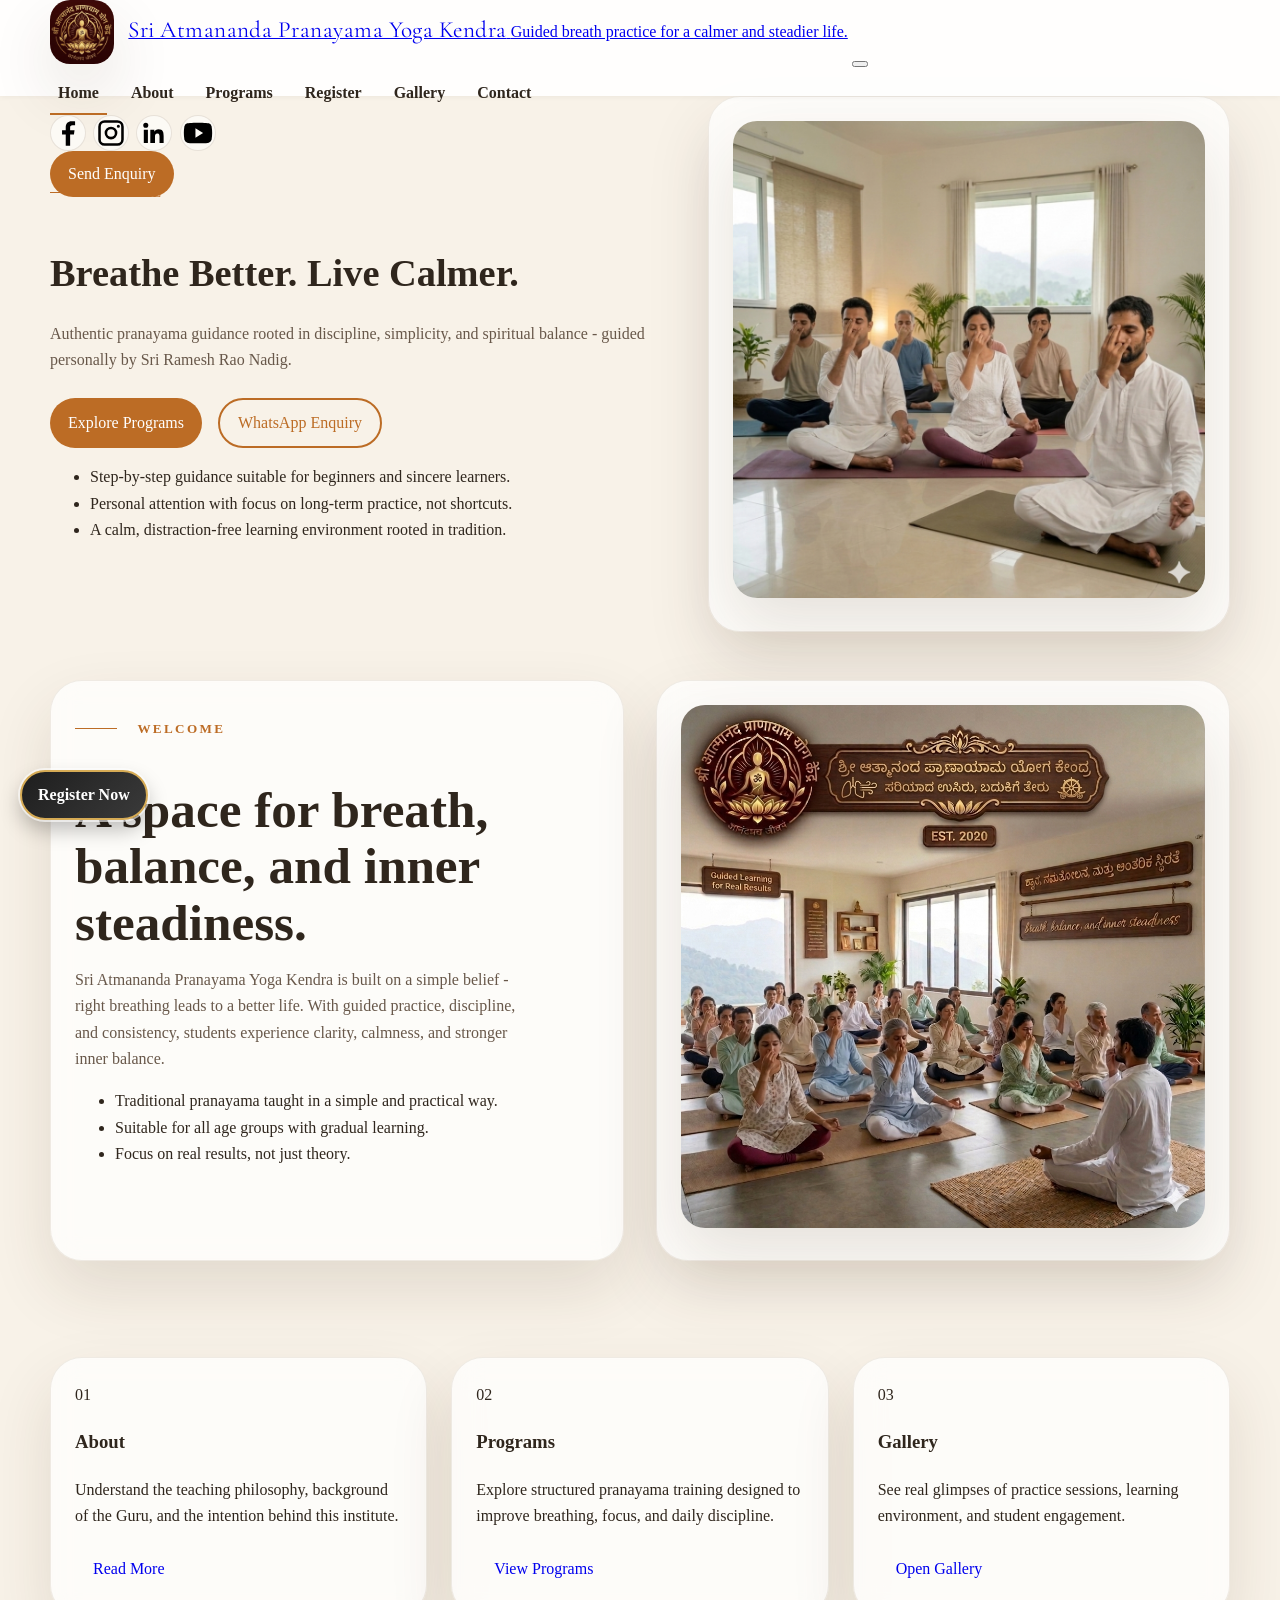
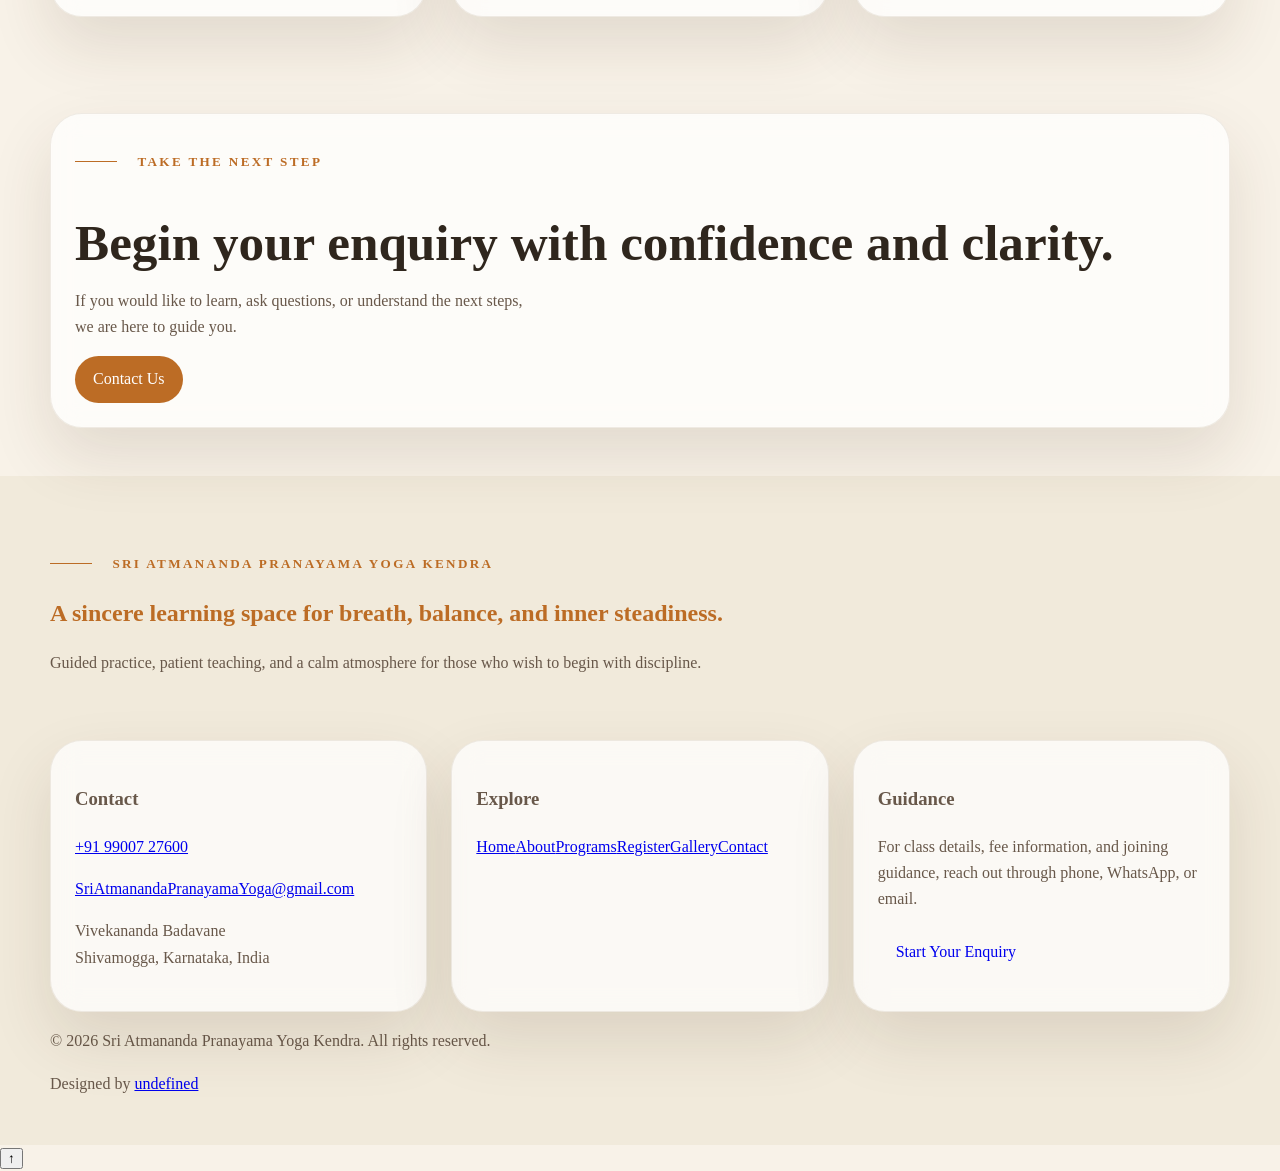
<file: index.html>
﻿<!DOCTYPE html>
<html lang="en">
  <head>
    <meta charset="UTF-8" />
    <meta name="viewport" content="width=device-width, initial-scale=1.0" />
    <title>Sri Atmananda Pranayama Yoga Kendra | Home</title>
    <meta
      name="description"
      content="Authentic pranayama guidance with personal support from Sri Ramesh Rao Nadig for a calmer and steadier life."
    />
    <link rel="icon" href="assets/images/favicon.png" />
    <meta property="og:title" content="Sri Atmananda Pranayama Yoga Kendra" />
    <meta
      property="og:description"
      content="Authentic pranayama guidance rooted in discipline and spiritual balance."
    />
    <meta property="og:image" content="https://sapyk.github.io/site/assets/images/hero-sanctuary.png" />
    <meta property="og:url" content="https://sapyk.github.io/site/" />
    <meta property="og:type" content="website" />
    <meta name="twitter:card" content="summary_large_image" />
    <link rel="preconnect" href="https://fonts.googleapis.com" />
    <link rel="preconnect" href="https://fonts.gstatic.com" crossorigin />
    <link
      href="https://fonts.googleapis.com/css2?family=Cormorant+Garamond:wght@500;600;700&family=Manrope:wght@400;500;600;700;800&display=swap"
      rel="stylesheet"
    />
    <link rel="stylesheet" href="css/main.css" />
    <script src="config.js" defer></script>
    <script src="header.js" defer></script>
    <script src="footer.js" defer></script>
    <script src="js/main.js" defer></script>
  </head>
  <body data-page="home">
    <a class="skip-link" href="#main-content">Skip to main content</a>
    <div data-site-header></div>

    <main id="main-content">
      <section class="container hero-shell">
        <article class="hero-panel" data-reveal>
          <p class="section-kicker">Home</p>
          <h1 class="hero-title">Breathe Better. Live Calmer.</h1>
          <p class="hero-copy">
            Authentic pranayama guidance rooted in discipline, simplicity, and spiritual balance - guided personally by
            Sri Ramesh Rao Nadig.
          </p>
          <div class="hero-actions">
            <a class="button button--solid" href="programs.html">Explore Programs</a>
            <a class="button button--outline" data-config-whatsapp target="_blank" rel="noreferrer" href="#">
              WhatsApp Enquiry
            </a>
          </div>
          <ul class="hero-highlights">
            <li>Step-by-step guidance suitable for beginners and sincere learners.</li>
            <li>Personal attention with focus on long-term practice, not shortcuts.</li>
            <li>A calm, distraction-free learning environment rooted in tradition.</li>
          </ul>
        </article>

        <article class="hero-image-card glass-card" data-reveal>
          <img
            data-config-image="images.hero"
            src=""
            alt="Sri Atmananda Pranayama Yoga Kendra home hero image"
            width="900"
            height="1100"
          />
        </article>
      </section>

      <section class="section-block">
        <div class="container split-panel">
          <article class="story-card" data-reveal>
            <p class="section-kicker">Welcome</p>
            <h2 class="section-title">A space for breath, balance, and inner steadiness.</h2>
            <p class="section-copy">
              Sri Atmananda Pranayama Yoga Kendra is built on a simple belief - right breathing leads to a better life.
              With guided practice, discipline, and consistency, students experience clarity, calmness, and stronger
              inner balance.
            </p>
            <ul class="bullet-list">
              <li>Traditional pranayama taught in a simple and practical way.</li>
              <li>Suitable for all age groups with gradual learning.</li>
              <li>Focus on real results, not just theory.</li>
            </ul>
          </article>
          <article class="media-frame glass-card" data-reveal>
            <img
              data-config-image="images.story"
              src=""
              alt="A calm learning space for pranayama practice"
              width="900"
              height="700"
            />
          </article>
        </div>
      </section>

      <section class="section-block">
        <div class="container">
          <div class="cards-grid">
            <article class="content-card" data-reveal>
              <div class="card-icon">01</div>
              <h3>About</h3>
              <p>Understand the teaching philosophy, background of the Guru, and the intention behind this institute.</p>
              <a class="button button--ghost" href="about.html">Read More</a>
            </article>
            <article class="content-card" data-reveal>
              <div class="card-icon">02</div>
              <h3>Programs</h3>
              <p>Explore structured pranayama training designed to improve breathing, focus, and daily discipline.</p>
              <a class="button button--ghost" href="programs.html">View Programs</a>
            </article>
            <article class="content-card" data-reveal>
              <div class="card-icon">03</div>
              <h3>Gallery</h3>
              <p>See real glimpses of practice sessions, learning environment, and student engagement.</p>
              <a class="button button--ghost" href="gallery.html">Open Gallery</a>
            </article>
          </div>
        </div>
      </section>

      <section class="section-block">
        <div class="container cta-panel glass-card" data-reveal>
          <div>
            <p class="section-kicker">Take the Next Step</p>
            <h2 class="section-title">Begin your enquiry with confidence and clarity.</h2>
            <p class="section-copy">
              If you would like to learn, ask questions, or understand the next steps, we are here to guide you.
            </p>
          </div>
          <a class="button button--solid" href="contact.html#enquire">Contact Us</a>
        </div>
      </section>
    </main>

    <div data-site-footer></div>
  </body>
</html>
</file>
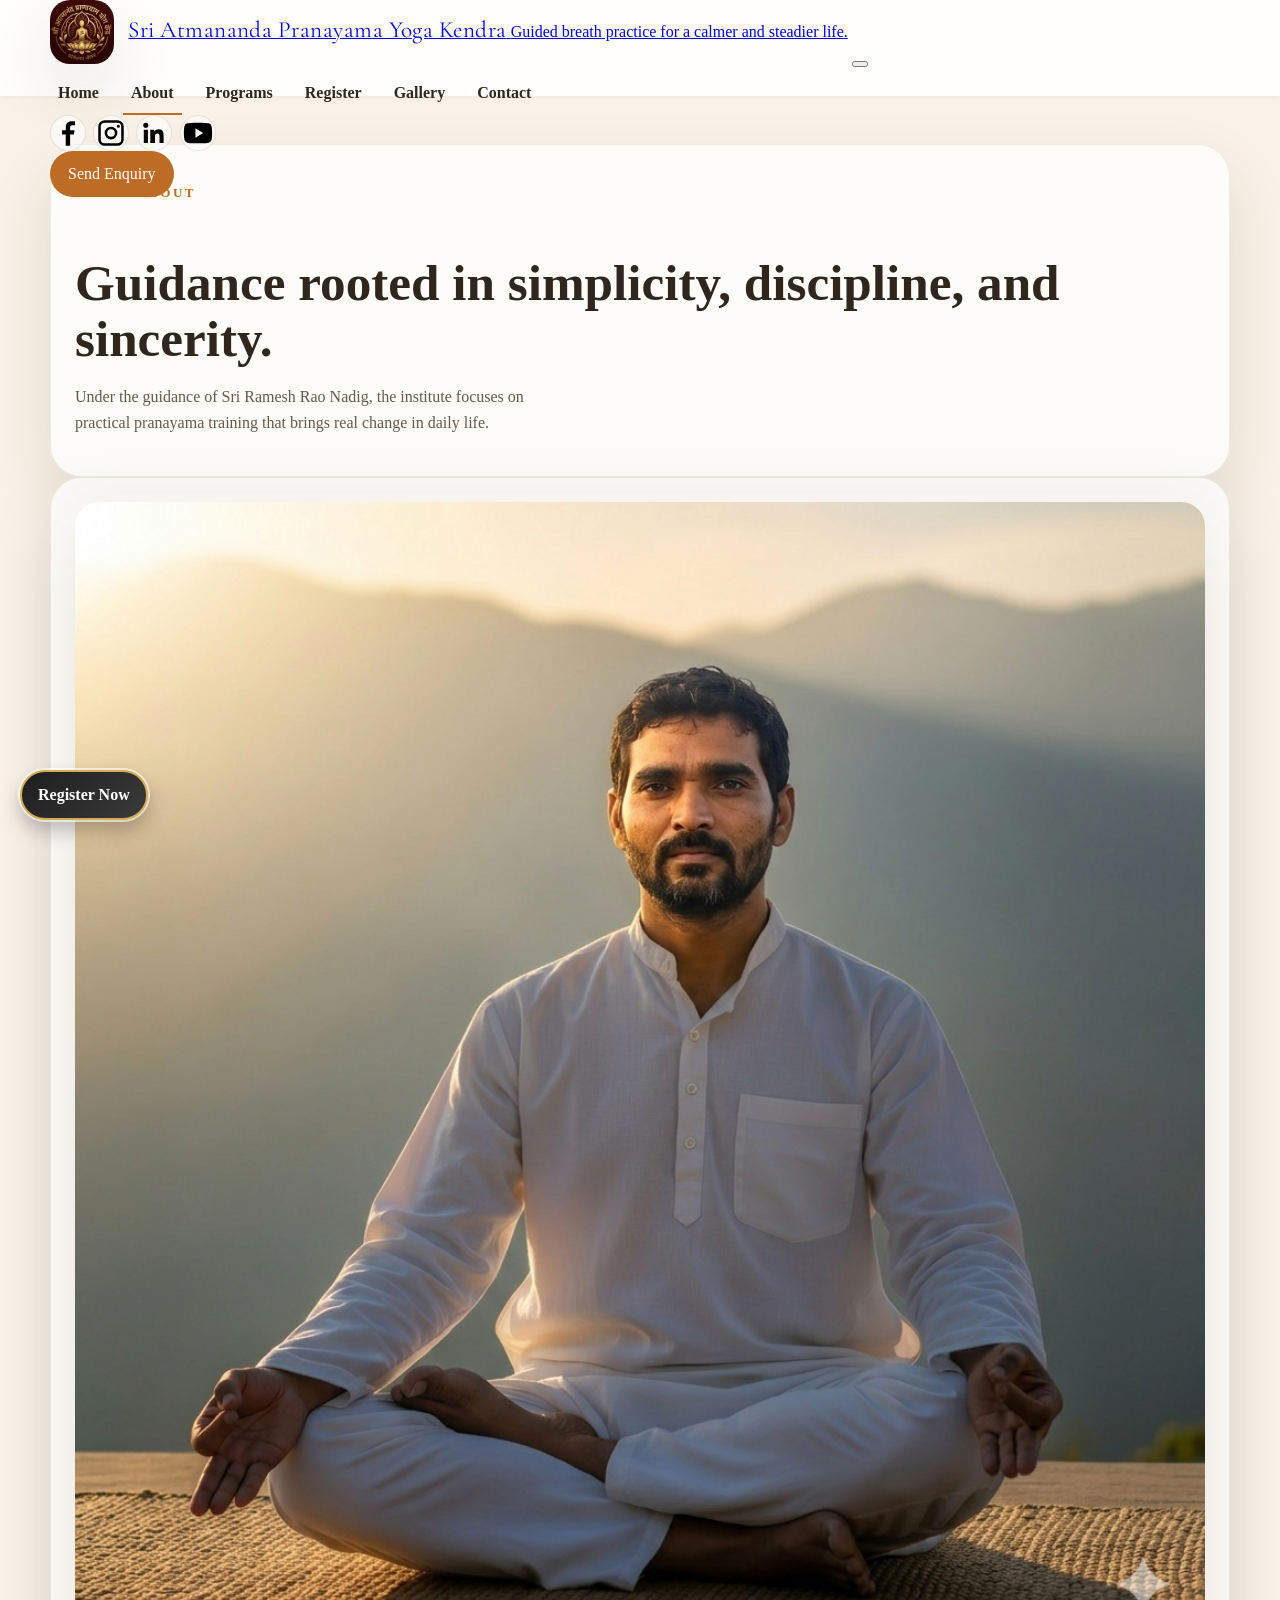
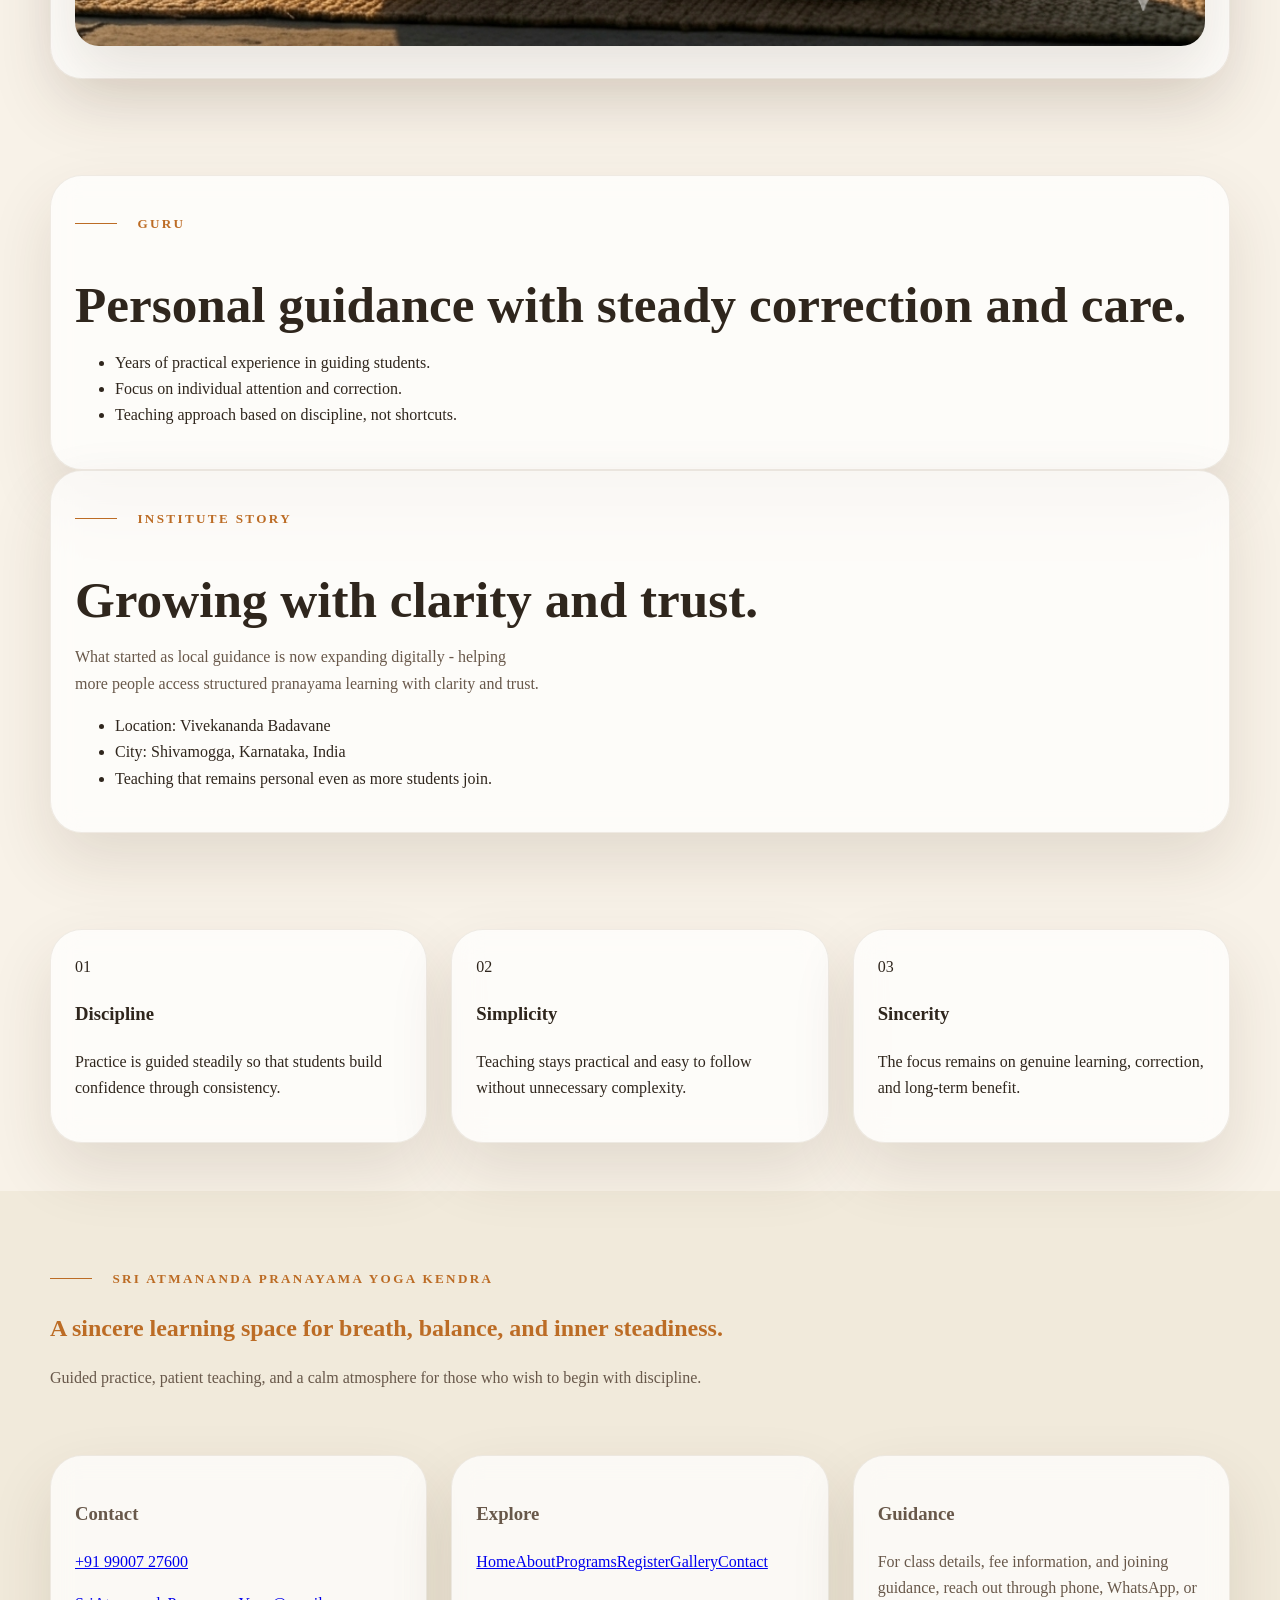
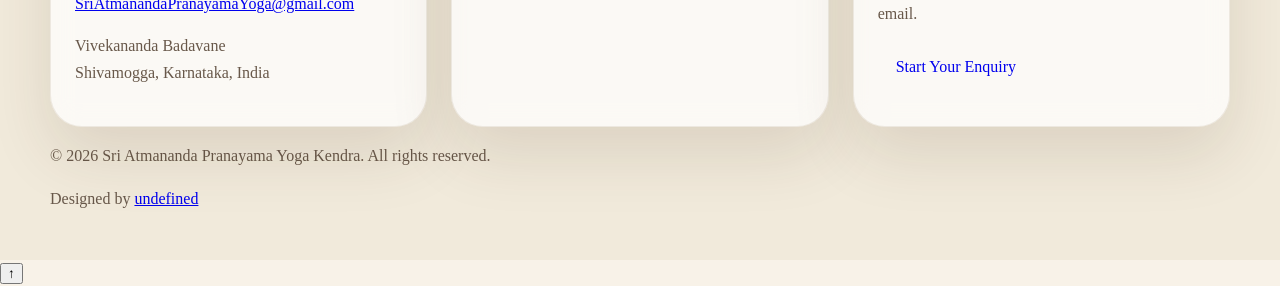
<file: about.html>
﻿<!DOCTYPE html>
<html lang="en">
  <head>
    <meta charset="UTF-8" />
    <meta name="viewport" content="width=device-width, initial-scale=1.0" />
    <title>Sri Atmananda Pranayama Yoga Kendra | About</title>
    <meta
      name="description"
      content="Guidance rooted in simplicity, discipline, and sincerity under Sri Ramesh Rao Nadig."
    />
    <link rel="icon" href="assets/images/favicon.png" />
    <meta property="og:title" content="Sri Atmananda Pranayama Yoga Kendra" />
    <meta
      property="og:description"
      content="Authentic pranayama guidance rooted in discipline and spiritual balance."
    />
    <meta property="og:image" content="https://sapyk.github.io/site/assets/images/hero-sanctuary.png" />
    <meta property="og:url" content="https://sapyk.github.io/site/" />
    <meta property="og:type" content="website" />
    <meta name="twitter:card" content="summary_large_image" />
    <link rel="preconnect" href="https://fonts.googleapis.com" />
    <link rel="preconnect" href="https://fonts.gstatic.com" crossorigin />
    <link
      href="https://fonts.googleapis.com/css2?family=Cormorant+Garamond:wght@500;600;700&family=Manrope:wght@400;500;600;700;800&display=swap"
      rel="stylesheet"
    />
    <link rel="stylesheet" href="css/main.css" />
    <script src="config.js" defer></script>
    <script src="header.js" defer></script>
    <script src="footer.js" defer></script>
    <script src="js/main.js" defer></script>
  </head>
  <body data-page="about">
    <a class="skip-link" href="#main-content">Skip to main content</a>
    <div data-site-header></div>

    <main id="main-content">
      <section class="section-block">
        <div class="container page-hero">
          <article class="page-hero__panel story-card" data-reveal>
            <p class="section-kicker">About</p>
            <h1 class="section-title">Guidance rooted in simplicity, discipline, and sincerity.</h1>
            <p class="page-hero__copy">
              Under the guidance of Sri Ramesh Rao Nadig, the institute focuses on practical pranayama training that
              brings real change in daily life.
            </p>
          </article>
          <article class="media-frame glass-card" data-reveal>
            <img data-config-image="images.guru" src="" alt="Sri Ramesh Rao Nadig" width="900" height="1100" />
          </article>
        </div>
      </section>

      <section class="section-block">
        <div class="container story-grid">
          <article class="story-card" data-reveal>
            <p class="section-kicker">Guru</p>
            <h2 class="section-title">Personal guidance with steady correction and care.</h2>
            <ul class="bullet-list">
              <li>Years of practical experience in guiding students.</li>
              <li>Focus on individual attention and correction.</li>
              <li>Teaching approach based on discipline, not shortcuts.</li>
            </ul>
          </article>
          <article class="story-card" data-reveal>
            <p class="section-kicker">Institute Story</p>
            <h2 class="section-title">Growing with clarity and trust.</h2>
            <p class="section-copy">
              What started as local guidance is now expanding digitally - helping more people access structured
              pranayama learning with clarity and trust.
            </p>
            <ul class="info-list">
              <li><span>Location: <span data-config-text="addressLine1">Vivekananda Badavane</span></span></li>
              <li><span>City: <span data-config-text="addressLine2">Shivamogga, Karnataka, India</span></span></li>
              <li>Teaching that remains personal even as more students join.</li>
            </ul>
          </article>
        </div>
      </section>

      <section class="section-block">
        <div class="container cards-grid">
          <article class="content-card" data-reveal>
            <div class="card-icon">01</div>
            <h3>Discipline</h3>
            <p>Practice is guided steadily so that students build confidence through consistency.</p>
          </article>
          <article class="content-card" data-reveal>
            <div class="card-icon">02</div>
            <h3>Simplicity</h3>
            <p>Teaching stays practical and easy to follow without unnecessary complexity.</p>
          </article>
          <article class="content-card" data-reveal>
            <div class="card-icon">03</div>
            <h3>Sincerity</h3>
            <p>The focus remains on genuine learning, correction, and long-term benefit.</p>
          </article>
        </div>
      </section>
    </main>

    <div data-site-footer></div>
  </body>
</html>
</file>
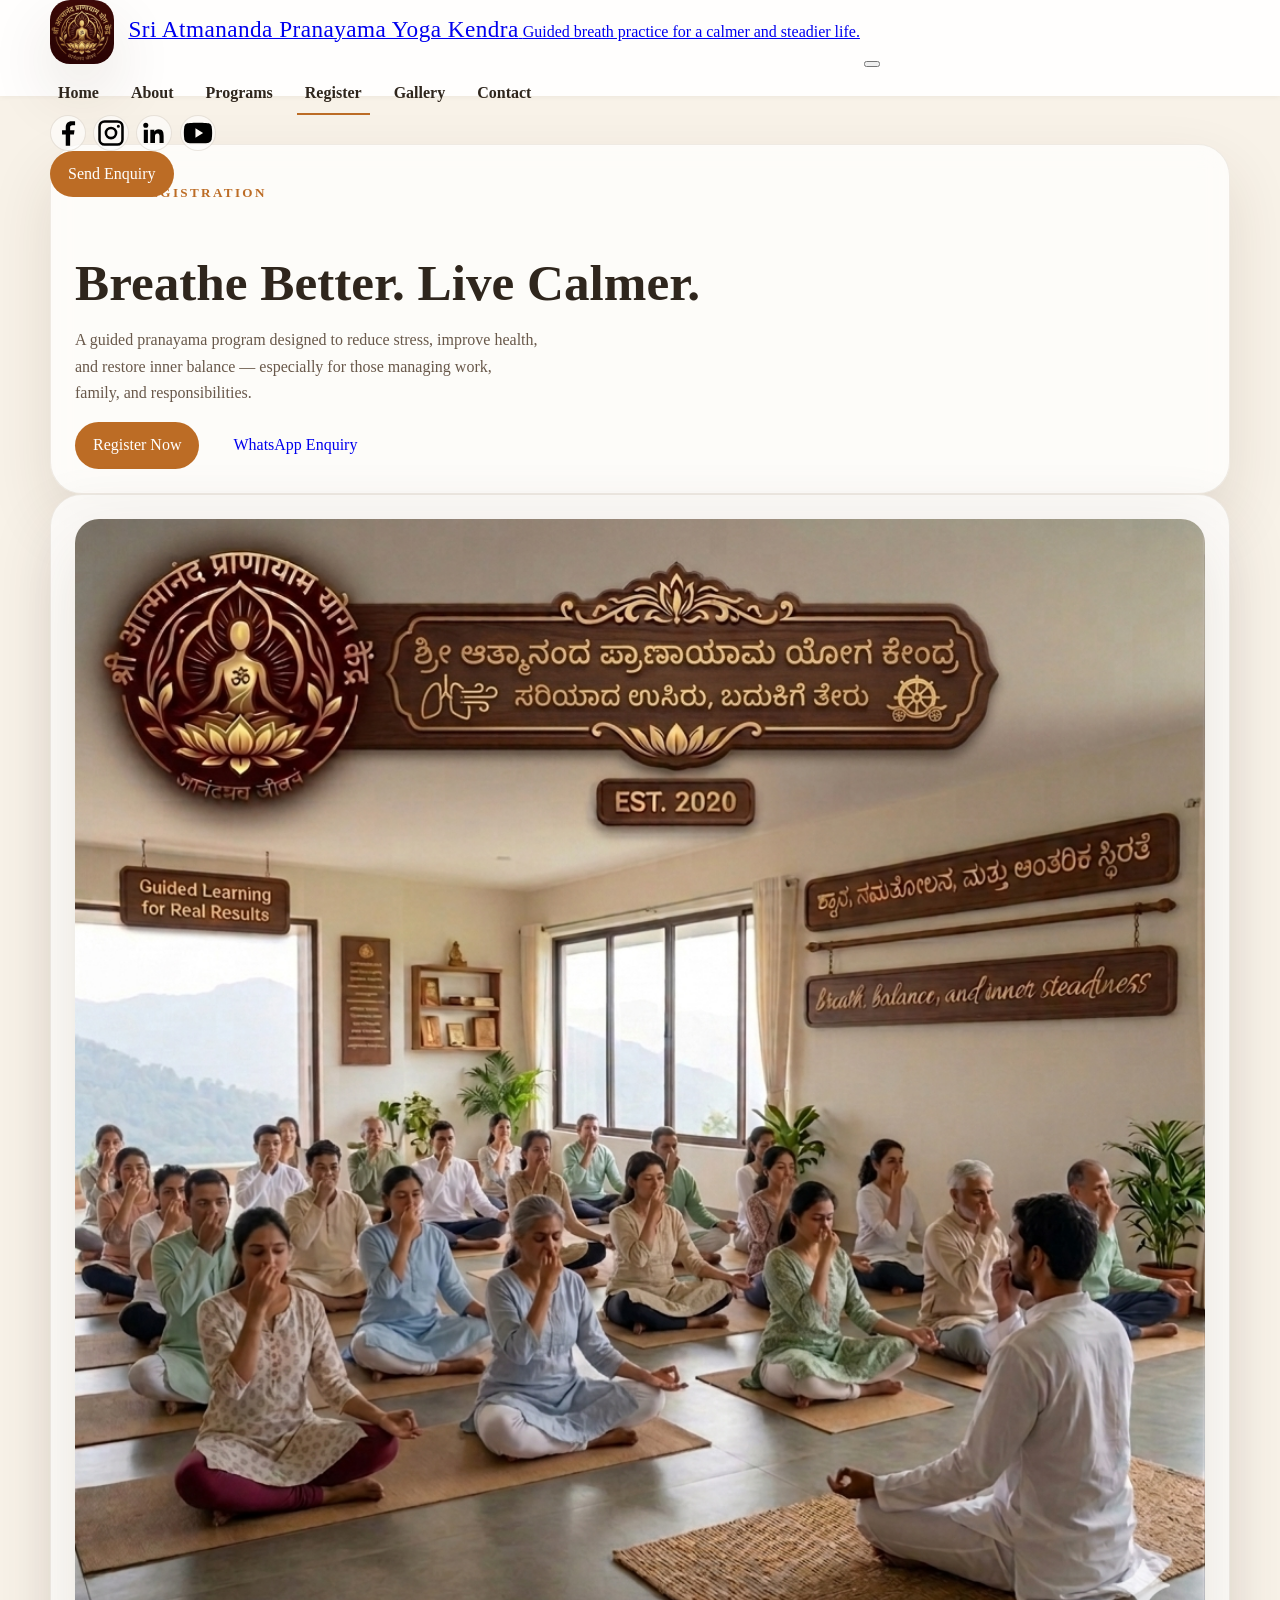
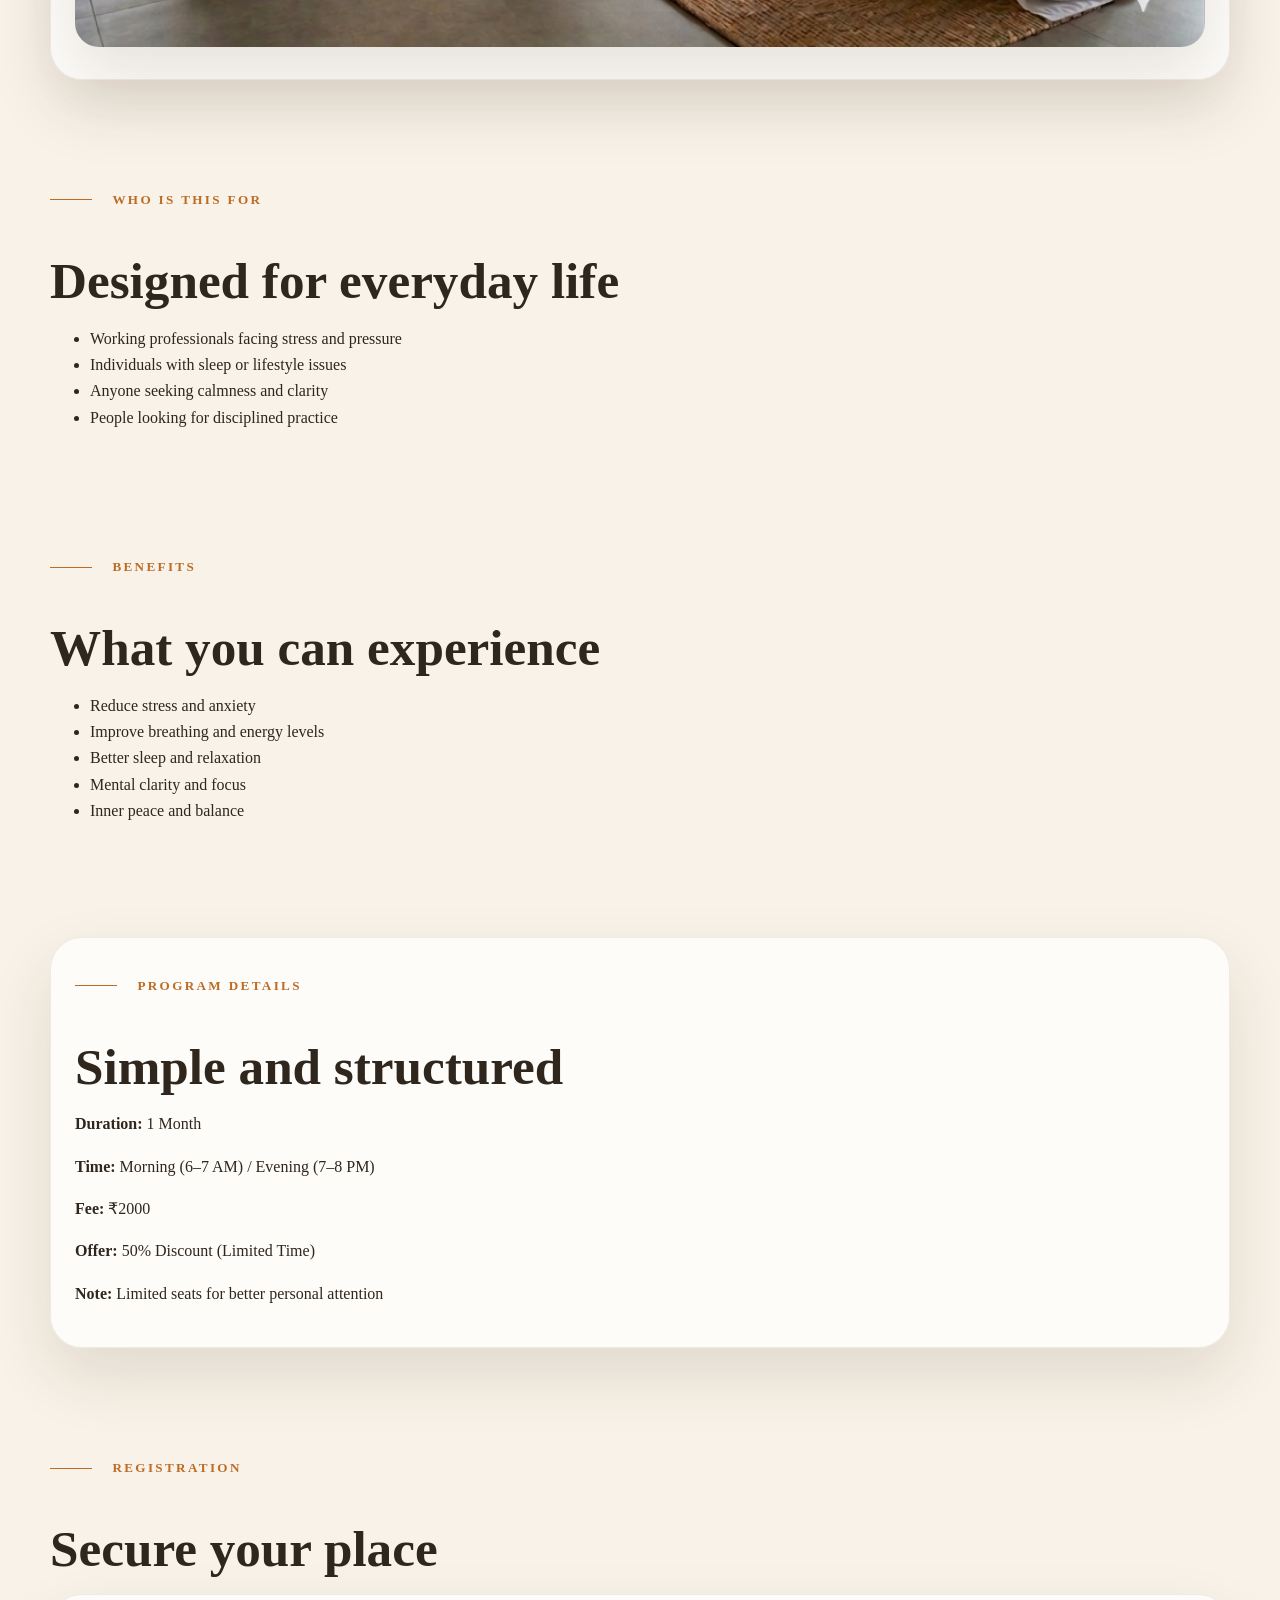
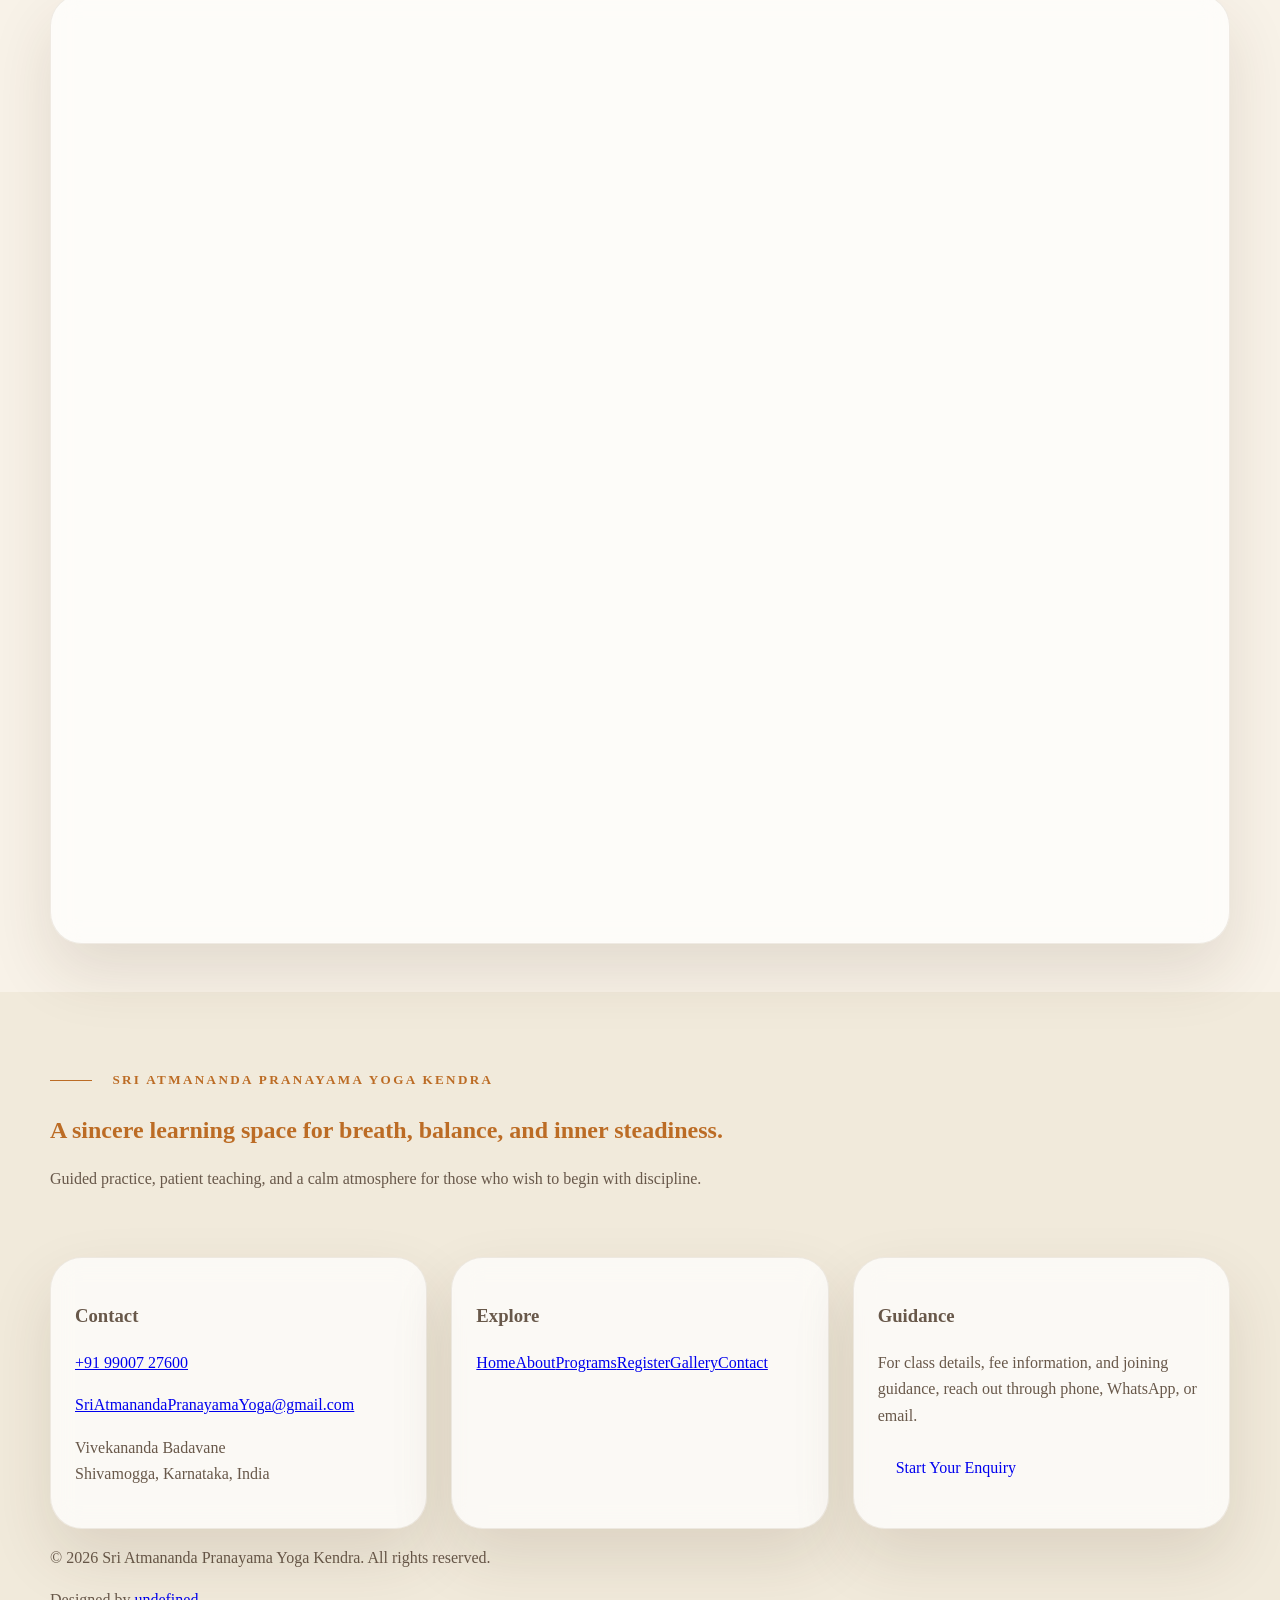
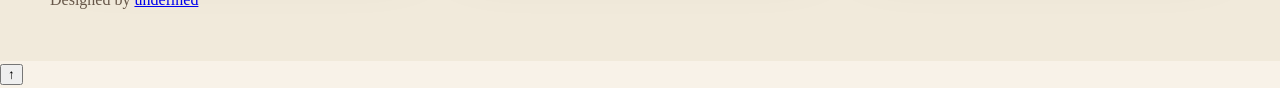
<file: register.html>
<!DOCTYPE html>
<html lang="en">
<head>
  <meta charset="UTF-8" />
  <meta name="viewport" content="width=device-width, initial-scale=1.0" />
  <title>Register – Prana Shakti – Life Balance Program</title>
  <meta name="description" content="Register for the Prana Shakti – Life Balance Program. Improve health, reduce stress, and find balance with guided pranayama practice." />
  <meta property="og:title" content="Prana Shakti – Life Balance Program" />
  <meta property="og:description" content="Register now for a guided pranayama program to reduce stress, improve health, and restore inner balance. Limited seats available." />
  <meta property="og:type" content="website" />
  <meta property="og:url" content="https://sapyk.github.io/site/register.html" />
  <meta property="og:image" content="https://sapyk.github.io/site/assets/images/register-preview.jpg" />
  <meta name="twitter:card" content="summary_large_image" />
  <meta name="twitter:title" content="Prana Shakti – Life Balance Program" />
  <meta name="twitter:description" content="Register now to reduce stress, improve health, and experience balance with pranayama." />
  <meta name="twitter:image" content="https://sapyk.github.io/site/assets/images/register-preview.jpg" />
  <link rel="stylesheet" href="css/main.css" />
  <script src="config.js" defer></script>
  <script src="header.js" defer></script>
  <script src="footer.js" defer></script>
  <script src="js/main.js" defer></script>
</head>
<body data-page="register">
  <a class="skip-link" href="#main-content">Skip to main content</a>
  <div data-site-header></div>

  <main id="main-content">
    <!-- HERO SECTION -->
    <section class="section-block">
      <div class="container page-hero">
        <article class="page-hero__panel story-card" data-reveal>
          <p class="section-kicker">Registration</p>
          <h1 class="section-title">Breathe Better. Live Calmer.</h1>
          <p class="section-copy">A guided pranayama program designed to reduce stress, improve health, and restore inner balance — especially for those managing work, family, and responsibilities.</p>
          <div class="hero-actions">
            <a href="#form" class="button button--solid">Register Now</a>
            <a data-config-whatsapp class="button button--ghost">WhatsApp Enquiry</a>
          </div>
        </article>
        <article class="media-frame glass-card" data-reveal>
          <img src="assets/images/story-space.png" alt="Pranayama session" />
        </article>
      </div>
    </section>

    <!-- WHO IS THIS FOR SECTION -->
    <section class="section-block">
      <div class="container">
        <p class="section-kicker">Who is this for</p>
        <h2 class="section-title">Designed for everyday life</h2>
        <ul class="hero-highlights">
          <li><span>Working professionals facing stress and pressure</span></li>
          <li><span>Individuals with sleep or lifestyle issues</span></li>
          <li><span>Anyone seeking calmness and clarity</span></li>
          <li><span>People looking for disciplined practice</span></li>
        </ul>
      </div>
    </section>

    <!-- BENEFITS SECTION -->
    <section class="section-block">
      <div class="container">
        <p class="section-kicker">Benefits</p>
        <h2 class="section-title">What you can experience</h2>
        <ul class="hero-highlights">
          <li><span>Reduce stress and anxiety</span></li>
          <li><span>Improve breathing and energy levels</span></li>
          <li><span>Better sleep and relaxation</span></li>
          <li><span>Mental clarity and focus</span></li>
          <li><span>Inner peace and balance</span></li>
        </ul>
      </div>
    </section>

    <!-- PROGRAM DETAILS SECTION -->
    <section class="section-block">
      <div class="container content-card">
        <p class="section-kicker">Program Details</p>
        <h2 class="section-title">Simple and structured</h2>
        <p><strong>Duration:</strong> 1 Month</p>
        <p><strong>Time:</strong> Morning (6–7 AM) / Evening (7–8 PM)</p>
        <p><strong>Fee:</strong> ₹2000</p>
        <p><strong>Offer:</strong> 50% Discount (Limited Time)</p>
        <p><strong>Note:</strong> Limited seats for better personal attention</p>
      </div>
    </section>

    <!-- REGISTRATION FORM SECTION -->
    <section id="form" class="section-block">
      <div class="container">
        <p class="section-kicker">Registration</p>
        <h2 class="section-title">Secure your place</h2>
        <div class="glass-card" style="padding:20px;">
          <iframe 
            src="https://forms.gle/MiNi1rHiccfaPqcv9"
            width="100%" 
            height="900"
            style="border:none;">
          </iframe>
        </div>
      </div>
    </section>
  </main>

  <div data-site-footer></div>
</body>
</html>
</file>
<file: css/main.css>
﻿:root {
  --bg: #f8f2e8;
  --bg-alt: #f1eadb;
  --surface: rgba(255, 255, 255, 0.78);
  --surface-strong: #fffdf8;
  --text: #2f261d;
  --muted: #68584a;
  --line: rgba(108, 81, 47, 0.14);
  --saffron: #bc6c25;
  --saffron-deep: #8d4c14;
  --gold: #d6ab55;
  --leaf: #7a9460;
  --leaf-deep: #486247;
  --shadow: 0 28px 64px rgba(67, 42, 17, 0.12);
  --radius-xl: 32px;
  --radius-lg: 24px;
  --radius-md: 18px;
  --radius-sm: 12px;
  --container: min(1180px, calc(100% - 2rem));
  --header-height: 96px;
  --transition: 220ms ease;
}

*, *::before, *::after {
  box-sizing: border-box;
}

html {
  scroll-behavior: smooth;
}

body {
  margin: 0;
  padding-top: var(--header-height);
  color: var(--text);
  background: var(--bg);
  line-height: 1.65;
}

/* ===== LAYOUT ===== */
.container {
  width: var(--container);
  margin: auto;
}

.section-block {
  padding: 3rem 0;
}

/* ===== TYPOGRAPHY ===== */
.page-hero__copy,
.section-copy {
  color: var(--muted);
  max-width: 58ch;
}

.section-kicker {
  text-transform: uppercase;
  color: var(--saffron);
  font-size: 0.82rem;
  font-weight: 800;
  letter-spacing: 0.18em;
  margin-bottom: 1rem;
  display: flex;
  align-items: center;
  gap: 0.5rem;
  position: relative;
}

.section-kicker::before {
  content: "";
  display: block;
  width: 2.6rem;
  height: 1px;
  background: currentColor;
  margin-right: 0.8rem;
}

.section-title {
  font-size: clamp(2.3rem, 4vw, 4rem);
  line-height: 1.1;
  margin-bottom: 1rem;
}

/* ===== HEADER ===== */
.site-header {
  position: fixed;
  top: 0;
  width: 100%;
  height: var(--header-height);
  background: rgba(255,255,255,0.9);
  box-shadow: 0 1px 6px rgba(0,0,0,0.05);
  display: grid;
  align-items: center;
  padding: 0 1rem;
  z-index: 999;
}

.site-brand {
  display: inline-flex;
  align-items: center;
  gap: 0.9rem;
}

.site-brand__logo {
  width: 4rem;
  height: 4rem;
  border-radius: 20px;
  box-shadow: var(--shadow);
}

.site-brand__name {
  font-family: "Cormorant Garamond", Georgia, serif;
  font-size: 1.45rem;
  line-height: 1;
  letter-spacing: 0.02em;
}

/* ===== NAVIGATION ===== */
.site-nav {
  list-style: none;
  margin: 0;
  padding: 0;
  display: flex;
  gap: 1rem;
}

.site-nav__link {
  text-decoration: none;
  color: var(--text);
  font-weight: 600;
  position: relative;
  padding: 0.5rem;
}

.site-nav__link::after {
  content: "";
  display: block;
  height: 2px;
  background: var(--saffron);
  width: 0;
  transition: width var(--transition);
  position: absolute;
  bottom: 0;
  left: 0;
}

.site-nav__link:hover::after,
.site-nav__link.is-active::after {
  width: 100%;
}

/* ===== SKIP LINK ===== */
.skip-link {
  position: absolute;
  left: -999px;
  top: 1rem;
  z-index: 100;
  background: var(--surface-strong);
  color: var(--text);
  padding: 0.9rem 1.1rem;
  border-radius: 4px;
  text-decoration: none;
}

.skip-link:focus {
  left: 1rem;
}

/* ===== HERO ===== */
.hero-shell {
  display: grid;
  grid-template-columns: 1.2fr 1fr;
  gap: 2rem;
  align-items: center;
}

.hero-title {
  font-size: 2.4rem;
  margin-bottom: 0.5rem;
}

.hero-copy {
  color: var(--muted);
  margin-bottom: 1.5rem;
}

.hero-actions {
  display: flex;
  gap: 1rem;
}

.hero-image-card img,
.media-frame img {
  width: 100%;
  height: auto;
  border-radius: var(--radius-lg);
  box-shadow: var(--shadow);
}

/* ===== CARDS & PANELS ===== */
.glass-card,
.content-card,
.story-card,
.program-card,
.gallery-card,
.contact-card,
.footer-card,
.metric-card {
  background: rgba(255, 255, 255, 0.72);
  border: 1px solid rgba(108, 81, 47, 0.1);
  border-radius: var(--radius-xl);
  box-shadow: var(--shadow);
  backdrop-filter: blur(14px);
  padding: 1.5rem;
}

.split-panel {
  display: grid;
  gap: 2rem;
  grid-template-columns: 1fr 1fr;
}

.cards-grid,
.feature-grid,
.footer-grid,
.metrics-grid {
  display: grid;
  gap: 1.5rem;
}

.cards-grid,
.feature-grid {
  grid-template-columns: repeat(3, 1fr);
}

.footer-grid {
  grid-template-columns: repeat(auto-fit, minmax(200px, 1fr));
}

/* ===== BUTTONS ===== */
.button {
  display: inline-flex;
  align-items: center;
  gap: 0.5rem;
  padding: 10px 18px;
  border-radius: 999px;
  text-decoration: none;
  cursor: pointer;
  transition: background var(--transition), color var(--transition);
}

.button--solid {
  background: var(--saffron);
  color: #fff;
}

.button--outline {
  border: 2px solid var(--saffron);
  color: var(--saffron);
}

/* ===== FLOATING REGISTER BUTTON ===== */
.floating-register {
  position: fixed;
  bottom: 80px;
  left: 20px;
  background: linear-gradient(135deg, #1e1e1e, #3a3a3a);
  color: #fff;
  padding: 10px 16px;
  border-radius: 999px;
  font-weight: 700;
  text-decoration: none;
  z-index: 100;
  border: 2px solid #d6ab55;
  box-shadow: 0 0 0 2px rgba(255,255,255,0.6), 0 10px 20px rgba(0,0,0,0.25);
}

.floating-register:hover {
  transform: translateY(-2px) scale(1.03);
}

/* ===== FORMS ===== */
.field-label textarea {
  min-height: 150px;
  resize: vertical;
}

.form-actions {
  display: flex;
  gap: 0.85rem;
}

.form-status {
  color: var(--muted);
}

/* ===== FOOTER ===== */
.footer-shell {
  padding-bottom: 2rem;
}

.site-footer {
  padding-top: 2rem;
  background: var(--bg-alt);
  color: var(--muted);
}

.footer-intro {
  padding: 2rem 0 1.5rem;
}

.footer-title {
  font-size: 1.5rem;
  margin-bottom: 1rem;
  color: var(--saffron);
}

.footer-grid {
  margin-top: 1.5rem;
}

.footer-card p {
  margin: 0.5rem 0 1rem;
}

.footer-card .button--solid {
  margin-top: 1rem;
}

/* ===== SOCIAL ICONS ===== */
.social-icons {
  display: flex;
  align-items: center;
  gap: 0.45rem;
  flex-wrap: wrap;
}

.social-icons a {
  display: inline-flex;
  align-items: center;
  justify-content: center;
  width: 2.25rem;
  height: 2.25rem;
  border-radius: 50%;
  border: 1px solid var(--line);
  background: rgba(255,255,255,0.58);
  color: var(--text);
  font-size: 0.78rem;
  font-weight: 800;
  text-decoration: none;
  transition: background var(--transition), color var(--transition);
}

.social-icons a:hover {
  background: var(--saffron);
  color: #fff;
}

.social-icons--footer {
  align-items: flex-end;
  justify-content: flex-end;
}

/* ===== MOBILE ===== */
@media (max-width: 1080px) {
  .hero-shell {
    grid-template-columns: 1fr;
    gap: 2rem;
  }
  .split-panel {
    grid-template-columns: 1fr;
  }
  .gallery-card--wide {
    grid-column: span 3;
  }
}

@media (max-width: 820px) {
  .header-bar {
    gap: 0.75rem;
  }
  .site-brand {
    max-width: calc(100% - 4rem);
  }
  .header-actions {
    margin-left: auto;
    gap: 0.75rem;
  }
  .site-nav {
    display: none;
  }
  .nav-toggle {
    display: inline-flex;
  }
  .social-icons {
    justify-content: flex-end;
  }
}

@media (max-width: 560px) {
  .site-nav.is-open {
    display: flex;
    flex-direction: column;
    gap: 0.5rem;
  }
  .header-bar {
    display: flex;
    gap: 0.5rem;
  }
  .floating-register {
    font-size: 0.8rem;
    padding: 8px 12px;
    bottom: 70px;
    left: 14px;
  }
}
</file>
